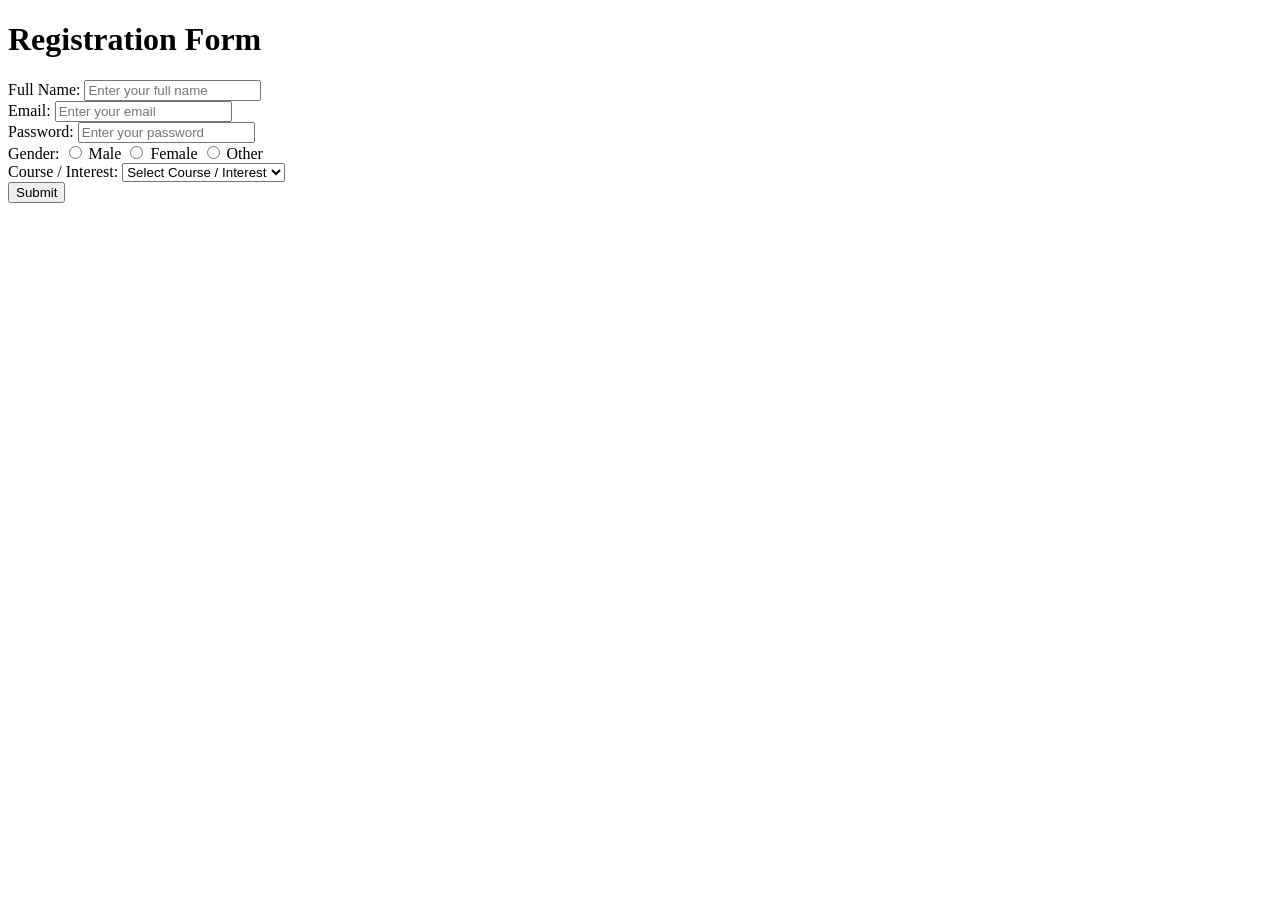
<file: RG-1/index.html>
<!DOCTYPE html>
<html lang="en">
<head>
  <meta charset="UTF-8">
  <meta name="viewport" content="width=device-width, initial-scale=1.0">
  <title>Registration Form</title>
</head>
<body>

  <h1>Registration Form</h1>

  <form action="#" method="post">

    <!-- Full Name -->
    <div>
      <label for="fullname">Full Name:</label>
      <input type="text" id="fullname" name="fullname" placeholder="Enter your full name" required>
    </div>

    <!-- Email -->
    <div>
      <label for="email">Email:</label>
      <input type="email" id="email" name="email" placeholder="Enter your email" required>
    </div>

    <!-- Password -->
    <div>
      <label for="password">Password:</label>
      <input type="password" id="password" name="password" placeholder="Enter your password" required>
    </div>

    <!-- Gender -->
    <div>
      <span>Gender:</span>
      <input type="radio" id="male" name="gender" value="male">
      <label for="male">Male</label>

      <input type="radio" id="female" name="gender" value="female">
      <label for="female">Female</label>

      <input type="radio" id="other" name="gender" value="other">
      <label for="other">Other</label>
    </div>

    <!-- Course / Interest -->
    <div>
      <label for="course">Course / Interest:</label>
      <select id="course" name="course">
        <option value="">Select Course / Interest</option>
        <option value="frontend">Frontend Development</option>
        <option value="backend">Backend Development</option>
        <option value="fullstack">Full Stack Development</option>
        <option value="datascience">Data Science</option>
        <option value="uiux">UI/UX Design</option>
      </select>
    </div>

    <!-- Submit -->
    <div>
      <button type="submit">Submit</button>
    </div>

  </form>

</body>
</html>
</file>
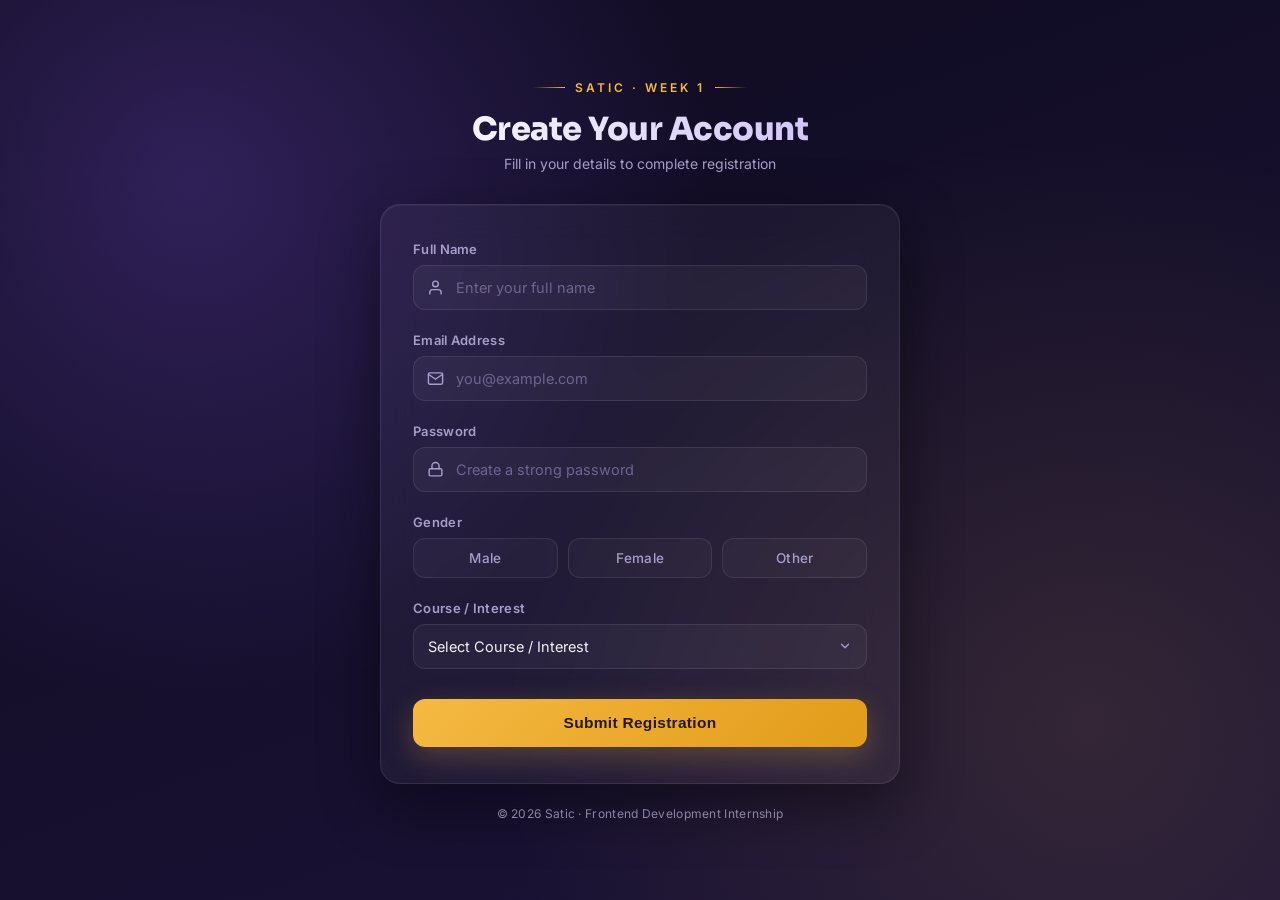
<file: RG-2/index.html>
<!DOCTYPE html>
<html lang="en">
<head>
<meta charset="UTF-8">
<meta name="viewport" content="width=device-width, initial-scale=1.0">
<title>Registration Form</title>
<link rel="preconnect" href="https://fonts.googleapis.com">
<link href="https://fonts.googleapis.com/css2?family=Sora:wght@600;700;800&family=Inter:wght@400;500;600&display=swap" rel="stylesheet">
<link rel="stylesheet" href="style.css">
</head>
<body>

  <div class="wrapper">

    <div class="eyebrow">
      <span></span>
      <p>Satic &middot; Week 1</p>
      <span class="right"></span>
    </div>

    <h1>Create Your Account</h1>
    <p class="subtitle">Fill in your details to complete registration</p>

    <form>

      <!-- Full Name -->
      <div class="field">
        <label for="fullname">Full Name</label>
        <div class="input-shell">
          <svg viewBox="0 0 24 24" fill="none" stroke-width="2" stroke-linecap="round" stroke-linejoin="round"><path d="M20 21v-2a4 4 0 0 0-4-4H8a4 4 0 0 0-4 4v2"/><circle cx="12" cy="7" r="4"/></svg>
          <input type="text" id="fullname" name="fullname" placeholder="Enter your full name" required>
        </div>
      </div>

      <!-- Email -->
      <div class="field">
        <label for="email">Email Address</label>
        <div class="input-shell">
          <svg viewBox="0 0 24 24" fill="none" stroke-width="2" stroke-linecap="round" stroke-linejoin="round"><rect x="2" y="4" width="20" height="16" rx="2"/><path d="m22 6-10 7L2 6"/></svg>
          <input type="email" id="email" name="email" placeholder="you@example.com" required>
        </div>
      </div>

      <!-- Password -->
      <div class="field">
        <label for="password">Password</label>
        <div class="input-shell">
          <svg viewBox="0 0 24 24" fill="none" stroke-width="2" stroke-linecap="round" stroke-linejoin="round"><rect x="3" y="11" width="18" height="10" rx="2"/><path d="M7 11V7a5 5 0 0 1 10 0v4"/></svg>
          <input type="password" id="password" name="password" placeholder="Create a strong password" required>
        </div>
      </div>

      <!-- Gender -->
      <div class="field">
        <label>Gender</label>
        <div class="gender-group">
          <input type="radio" id="male" name="gender" value="male">
          <label for="male">Male</label>

          <input type="radio" id="female" name="gender" value="female">
          <label for="female">Female</label>

          <input type="radio" id="other" name="gender" value="other">
          <label for="other">Other</label>
        </div>
      </div>

      <!-- Course / Interest -->
      <div class="field">
        <label for="course">Course / Interest</label>
        <select id="course" name="course">
          <option value="">Select Course / Interest</option>
          <option value="frontend">Frontend Development</option>
          <option value="backend">Backend Development</option>
          <option value="fullstack">Full Stack Development</option>
          <option value="datascience">Data Science</option>
          <option value="uiux">UI/UX Design</option>
        </select>
      </div>

      <!-- Submit -->
      <button type="submit">Submit Registration</button>

    </form>

    <footer>&copy; 2026 Satic &middot; Frontend Development Internship</footer>

  </div>

</body>
</html>
</file>
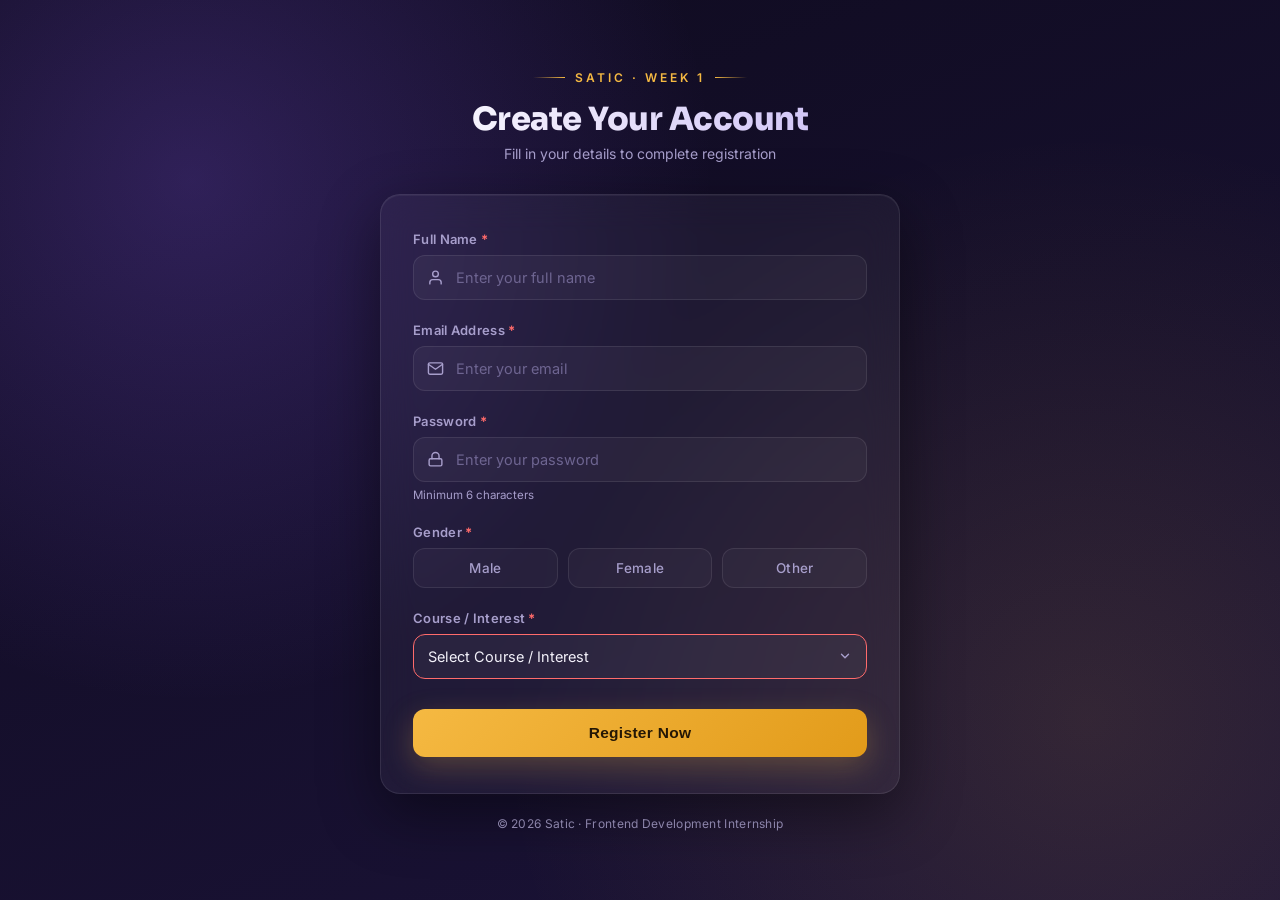
<file: RG-3/index.html>
<!DOCTYPE html>
<html lang="en">
<head>
<meta charset="UTF-8">
<meta name="viewport" content="width=device-width, initial-scale=1.0">
<title>Registration Form</title>
<link rel="preconnect" href="https://fonts.googleapis.com">
<link href="https://fonts.googleapis.com/css2?family=Sora:wght@600;700;800&family=Inter:wght@400;500;600&display=swap" rel="stylesheet">
<link rel="stylesheet" href="style.css">
</head>
<body>

  <div class="wrapper">

    <div class="eyebrow">
      <span></span>
      <p>Satic &middot; Week 1</p>
      <span class="right"></span>
    </div>

    <h1>Create Your Account</h1>
    <p class="subtitle">Fill in your details to complete registration</p>

    <form>

      <!-- Full Name -->
      <div class="field">
        <label for="fullname">Full Name <span class="req">*</span></label>
        <div class="input-shell">
          <svg viewBox="0 0 24 24" fill="none" stroke-width="2" stroke-linecap="round" stroke-linejoin="round"><path d="M20 21v-2a4 4 0 0 0-4-4H8a4 4 0 0 0-4 4v2"/><circle cx="12" cy="7" r="4"/></svg>
          <input type="text" id="fullname" name="fullname" placeholder="Enter your full name" required>
        </div>
      </div>

      <!-- Email -->
      <div class="field">
        <label for="email">Email Address <span class="req">*</span></label>
        <div class="input-shell">
          <svg viewBox="0 0 24 24" fill="none" stroke-width="2" stroke-linecap="round" stroke-linejoin="round"><rect x="2" y="4" width="20" height="16" rx="2"/><path d="m22 6-10 7L2 6"/></svg>
          <input type="email" id="email" name="email" placeholder="Enter your email" required>
        </div>
      </div>

      <!-- Password -->
      <div class="field">
        <label for="password">Password <span class="req">*</span></label>
        <div class="input-shell">
          <svg viewBox="0 0 24 24" fill="none" stroke-width="2" stroke-linecap="round" stroke-linejoin="round"><rect x="3" y="11" width="18" height="10" rx="2"/><path d="M7 11V7a5 5 0 0 1 10 0v4"/></svg>
          <input type="password" id="password" name="password" placeholder="Enter your password" required minlength="6" title="Password must be at least 6 characters">
        </div>
        <small class="hint">Minimum 6 characters</small>
      </div>

      <!-- Gender -->
      <div class="field">
        <label>Gender <span class="req">*</span></label>
        <div class="gender-group">
          <input type="radio" id="male" name="gender" value="male" required>
          <label for="male">Male</label>

          <input type="radio" id="female" name="gender" value="female" required>
          <label for="female">Female</label>

          <input type="radio" id="other" name="gender" value="other" required>
          <label for="other">Other</label>
        </div>
      </div>

      <!-- Course / Interest -->
      <div class="field">
        <label for="course">Course / Interest <span class="req">*</span></label>
        <select id="course" name="course" required>
          <option value="" disabled selected>Select Course / Interest</option>
          <option value="frontend">Frontend Development</option>
          <option value="backend">Backend Development</option>
          <option value="fullstack">Full Stack Development</option>
          <option value="datascience">Data Science</option>
          <option value="uiux">UI/UX Design</option>
        </select>
      </div>

      <!-- Submit -->
      <button type="submit">Register Now</button>

    </form>

    <footer>&copy; 2026 Satic &middot; Frontend Development Internship</footer>

  </div>

</body>
</html>
</file>
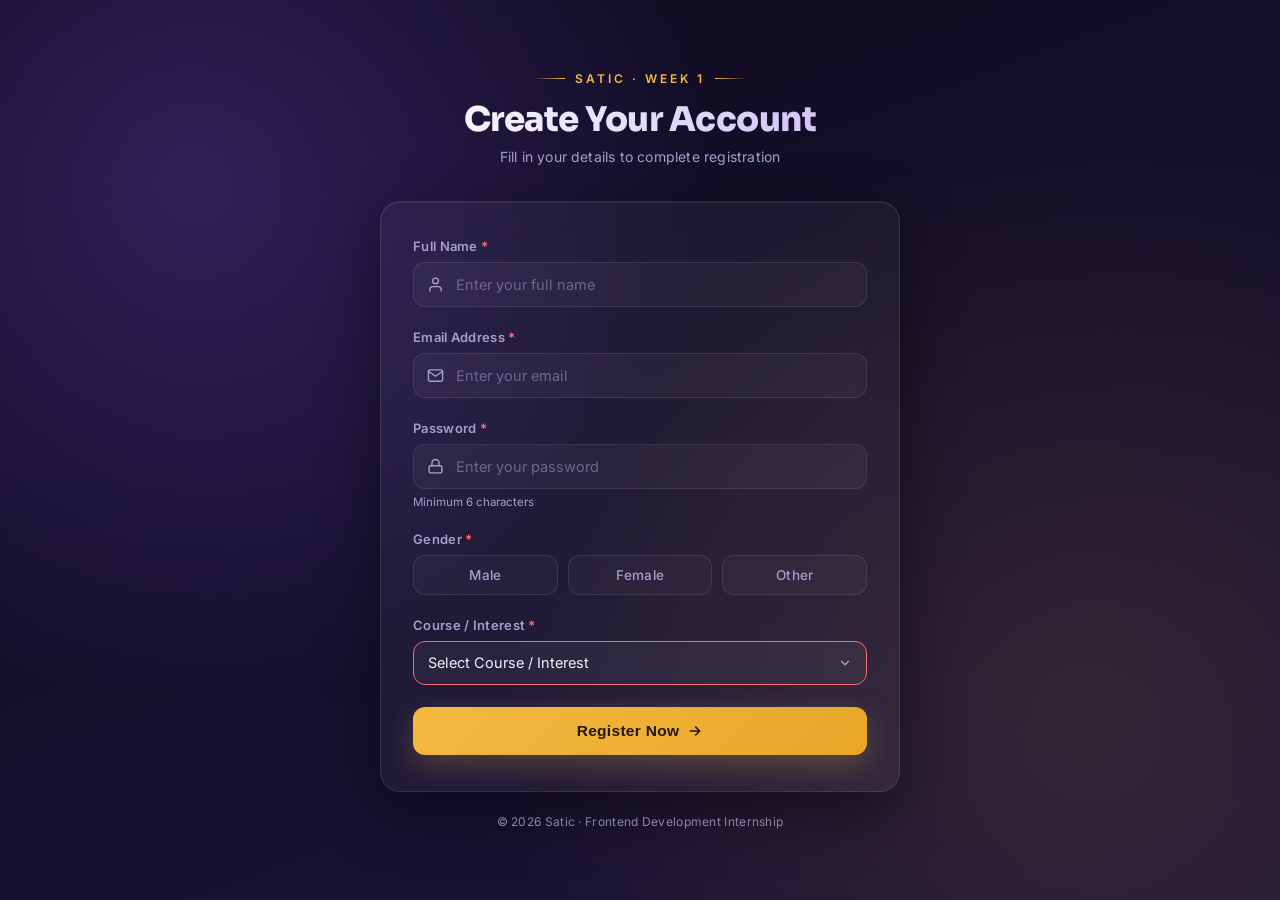
<file: RG-4/index.html>
<!DOCTYPE html>
<html lang="en">
<head>
<meta charset="UTF-8">
<meta name="viewport" content="width=device-width, initial-scale=1.0">
<title>Registration Form</title>
<link rel="preconnect" href="https://fonts.googleapis.com">
<link href="https://fonts.googleapis.com/css2?family=Sora:wght@600;700;800&family=Inter:wght@400;500;600&display=swap" rel="stylesheet">
<link rel="stylesheet" href="style.css">
</head>
<body>

  <div class="wrapper">

    <div class="eyebrow">
      <span></span>
      <p>Satic &middot; Week 1</p>
      <span class="right"></span>
    </div>

    <h1>Create Your Account</h1>
    <p class="subtitle">Fill in your details to complete registration</p>

    <form action="#successModal">

      <!-- Full Name -->
      <div class="field">
        <label for="fullname">Full Name <span class="req">*</span></label>
        <div class="input-shell">
          <svg viewBox="0 0 24 24" fill="none" stroke-width="2" stroke-linecap="round" stroke-linejoin="round"><path d="M20 21v-2a4 4 0 0 0-4-4H8a4 4 0 0 0-4 4v2"/><circle cx="12" cy="7" r="4"/></svg>
          <input type="text" id="fullname" name="fullname" placeholder="Enter your full name" required>
        </div>
      </div>

      <!-- Email -->
      <div class="field">
        <label for="email">Email Address <span class="req">*</span></label>
        <div class="input-shell">
          <svg viewBox="0 0 24 24" fill="none" stroke-width="2" stroke-linecap="round" stroke-linejoin="round"><rect x="2" y="4" width="20" height="16" rx="2"/><path d="m22 6-10 7L2 6"/></svg>
          <input type="email" id="email" name="email" placeholder="Enter your email" required>
        </div>
      </div>

      <!-- Password -->
      <div class="field">
        <label for="password">Password <span class="req">*</span></label>
        <div class="input-shell">
          <svg viewBox="0 0 24 24" fill="none" stroke-width="2" stroke-linecap="round" stroke-linejoin="round"><rect x="3" y="11" width="18" height="10" rx="2"/><path d="M7 11V7a5 5 0 0 1 10 0v4"/></svg>
          <input type="password" id="password" name="password" placeholder="Enter your password" required minlength="6" title="Password must be at least 6 characters">
        </div>
        <small class="hint">Minimum 6 characters</small>
      </div>

      <!-- Gender -->
      <div class="field">
        <label>Gender <span class="req">*</span></label>
        <div class="gender-group">
          <input type="radio" id="male" name="gender" value="male" required>
          <label for="male">Male</label>

          <input type="radio" id="female" name="gender" value="female" required>
          <label for="female">Female</label>

          <input type="radio" id="other" name="gender" value="other" required>
          <label for="other">Other</label>
        </div>
      </div>

      <!-- Course / Interest -->
      <div class="field">
        <label for="course">Course / Interest <span class="req">*</span></label>
        <select id="course" name="course" required>
          <option value="" disabled selected>Select Course / Interest</option>
          <option value="frontend">Frontend Development</option>
          <option value="backend">Backend Development</option>
          <option value="fullstack">Full Stack Development</option>
          <option value="datascience">Data Science</option>
          <option value="uiux">UI/UX Design</option>
        </select>
      </div>

      <!-- Submit -->
      <button type="submit">
        <span>Register Now</span>
        <svg class="btn-arrow" viewBox="0 0 24 24" fill="none" stroke-width="2.4" stroke-linecap="round" stroke-linejoin="round"><path d="M5 12h14M13 6l6 6-6 6"/></svg>
      </button>

    </form>

    <footer>&copy; 2026 Satic &middot; Frontend Development Internship</footer>

  </div>

  <!-- Success Popup -->
  <div class="modal-overlay" id="successModal">
    <div class="modal-box">
      <div class="modal-icon">
        <svg viewBox="0 0 24 24" fill="none" stroke-width="2.5" stroke-linecap="round" stroke-linejoin="round"><path d="M20 6 9 17l-5-5"/></svg>
      </div>
      <h2>Registration Submitted!</h2>
      <p>Thank you for registering. We've received your details successfully.</p>
      <a href="index.html" class="modal-ok-btn" id="modalOkBtn">OK</a>
    </div>
  </div>

</body>
</html>
</file>
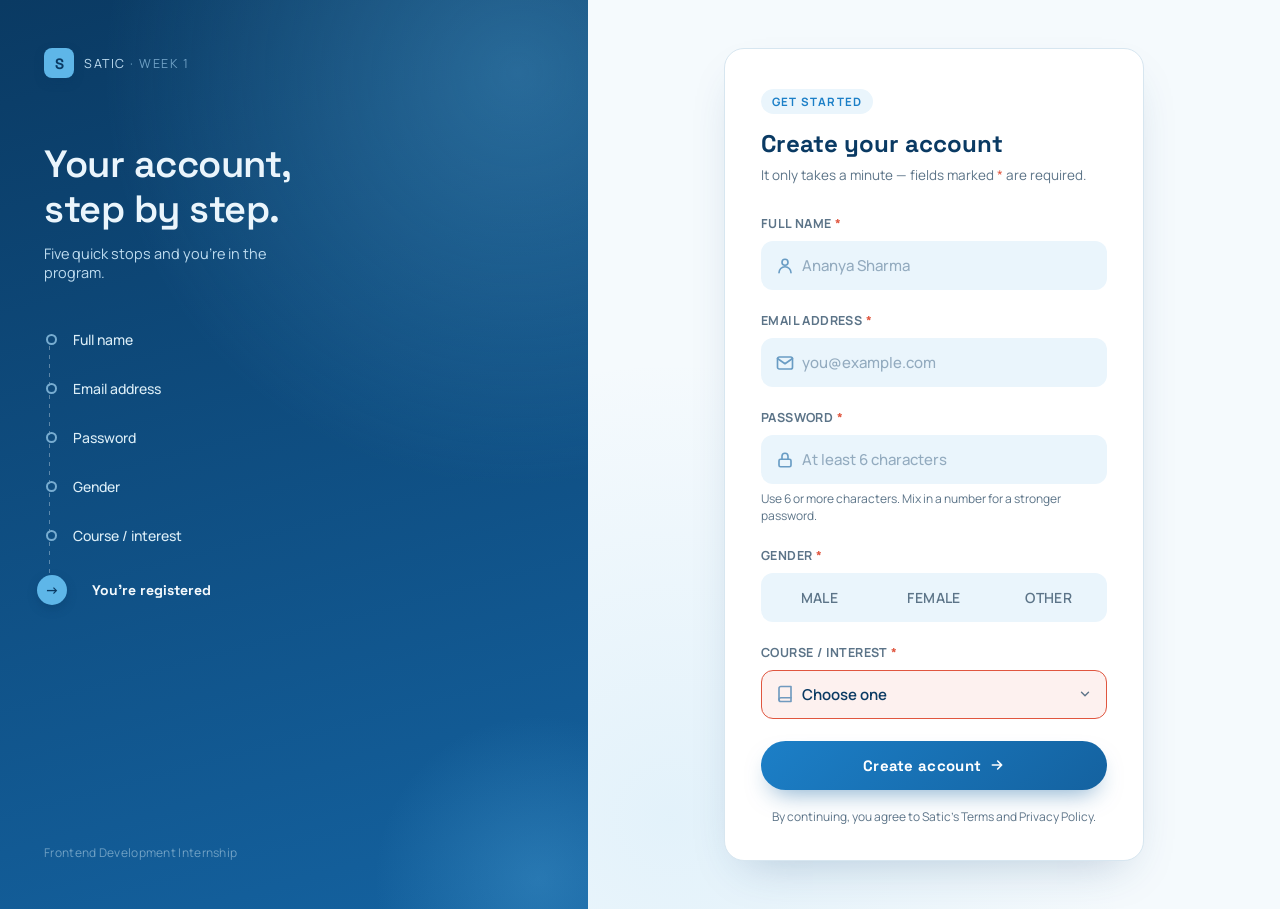
<file: RG-5/index.html>
<!DOCTYPE html>
<html lang="en">
<head>
<meta charset="UTF-8">
<meta name="viewport" content="width=device-width, initial-scale=1.0">
<title>Registration Form — Version 2</title>
<link rel="preconnect" href="https://fonts.googleapis.com">
<link href="https://fonts.googleapis.com/css2?family=Space+Grotesk:wght@500;600;700&family=Manrope:wght@400;500;600;700&display=swap" rel="stylesheet">
<link rel="stylesheet" href="style.css">
</head>
<body>

  <div class="shell">

    <!-- Left: signature journey panel -->
    <aside class="panel">
      <div class="panel-glow"></div>

      <div class="panel-top">
        <span class="mark">S</span>
        <p class="brand">Satic<span>&nbsp;· Week 1</span></p>
      </div>

      <h1 class="panel-title">Your account,<br>step by step.</h1>
      <p class="panel-sub">Five quick stops and you're in the program.</p>

      <ol class="path">
        <li><span class="node"></span><span class="node-label">Full name</span></li>
        <li><span class="node"></span><span class="node-label">Email address</span></li>
        <li><span class="node"></span><span class="node-label">Password</span></li>
        <li><span class="node"></span><span class="node-label">Gender</span></li>
        <li><span class="node"></span><span class="node-label">Course / interest</span></li>
        <li class="path-end"><span class="node node-final">→</span><span class="node-label">You're registered</span></li>
      </ol>

      <p class="panel-foot">Frontend Development Internship</p>
    </aside>

    <!-- Right: form -->
    <main class="formside">
      <div class="form-card">

        <div class="form-head">
          <span class="form-kicker">Get started</span>
          <h2>Create your account</h2>
          <p>It only takes a minute — fields marked <span class="req">*</span> are required.</p>
        </div>

        <form action="#successModal">

          <div class="field">
            <label for="fullname">Full name <span class="req">*</span></label>
            <div class="input-wrap input-wrap--name">
              <input type="text" id="fullname" name="fullname" placeholder="Ananya Sharma" required>
            </div>
          </div>

          <div class="field">
            <label for="email">Email address <span class="req">*</span></label>
            <div class="input-wrap input-wrap--email">
              <input type="email" id="email" name="email" placeholder="you@example.com" required>
            </div>
          </div>

          <div class="field">
            <label for="password">Password <span class="req">*</span></label>
            <div class="input-wrap input-wrap--lock">
              <input type="password" id="password" name="password" placeholder="At least 6 characters" required minlength="6" title="Password must be at least 6 characters">
            </div>
            <p class="field-hint">Use 6 or more characters. Mix in a number for a stronger password.</p>
          </div>

          <div class="field">
            <label>Gender <span class="req">*</span></label>
            <div class="tab-group">
              <input type="radio" id="male" name="gender" value="male" required>
              <label for="male">Male</label>

              <input type="radio" id="female" name="gender" value="female" required>
              <label for="female">Female</label>

              <input type="radio" id="other" name="gender" value="other" required>
              <label for="other">Other</label>
            </div>
          </div>

          <div class="field">
            <label for="course">Course / interest <span class="req">*</span></label>
            <div class="input-wrap input-wrap--select">
              <select id="course" name="course" required>
                <option value="" disabled selected>Choose one</option>
                <option value="frontend">Frontend Development</option>
                <option value="backend">Backend Development</option>
                <option value="fullstack">Full Stack Development</option>
                <option value="datascience">Data Science</option>
                <option value="uiux">UI/UX Design</option>
              </select>
            </div>
          </div>

          <button type="submit">
            Create account
            <svg viewBox="0 0 24 24" fill="none" stroke-width="2.4" stroke-linecap="round" stroke-linejoin="round"><path d="M5 12h14M13 6l6 6-6 6"/></svg>
          </button>

          <p class="form-foot">By continuing, you agree to Satic's Terms and Privacy Policy.</p>

        </form>
      </div>
    </main>

  </div>

  <!-- Success Popup -->
  <div class="modal-overlay" id="successModal">
    <div class="modal-box">
      <div class="modal-icon">
        <svg viewBox="0 0 24 24" fill="none" stroke-width="2.5" stroke-linecap="round" stroke-linejoin="round"><path d="M20 6 9 17l-5-5"/></svg>
      </div>
      <h2>You're registered!</h2>
      <p>Thanks for signing up. We've received your details successfully.</p>
      <a href="index.html" class="modal-ok-btn">OK</a>
    </div>
  </div>

</body>
</html>
</file>
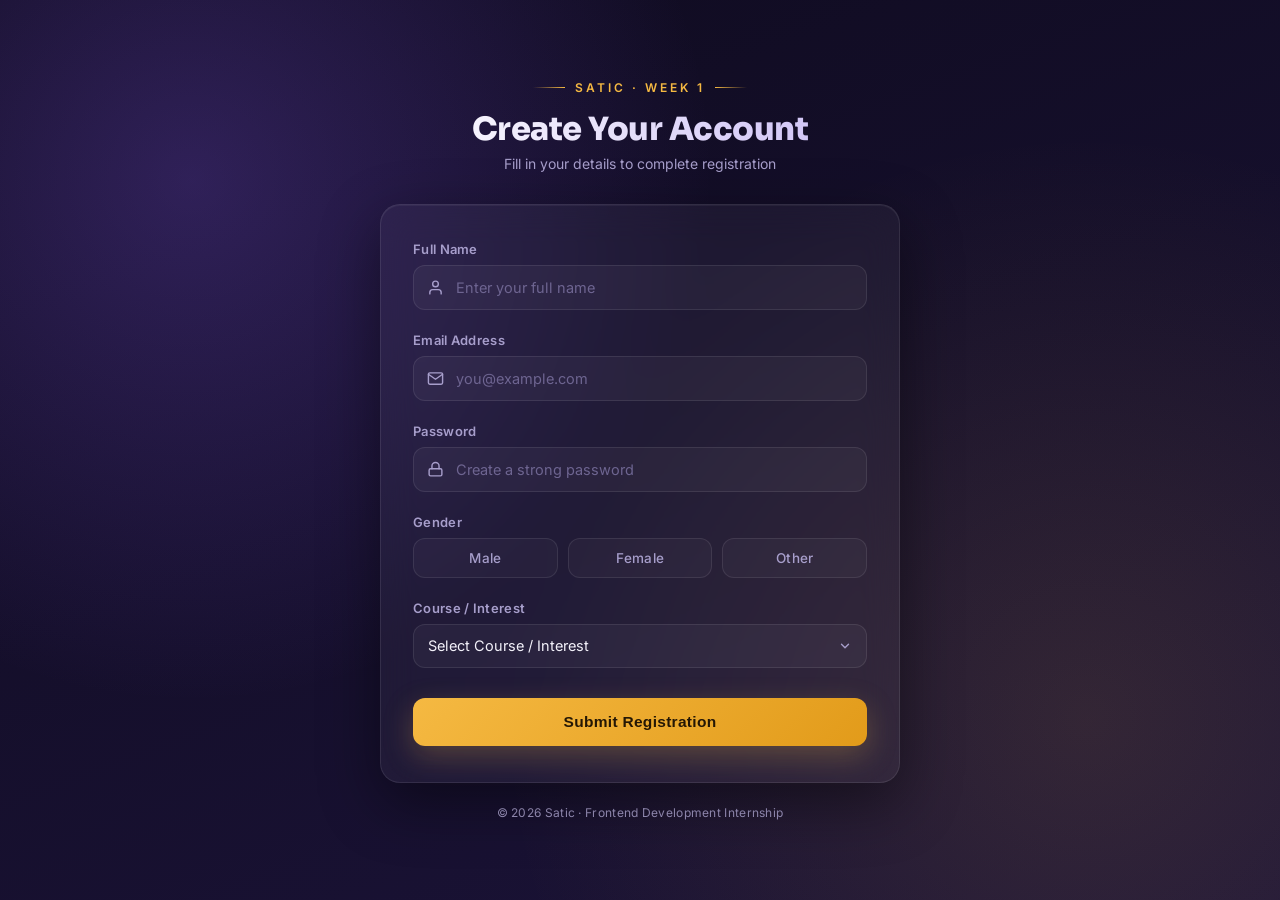
<file: RG-2/index.html.html>
<!DOCTYPE html>
<html lang="en">
<head>
<meta charset="UTF-8">
<meta name="viewport" content="width=device-width, initial-scale=1.0">
<title>Registration Form</title>
<link rel="preconnect" href="https://fonts.googleapis.com">
<link href="https://fonts.googleapis.com/css2?family=Sora:wght@600;700;800&family=Inter:wght@400;500;600&display=swap" rel="stylesheet">
<link rel="stylesheet" href="style.css">
</head>
<body>

  <div class="wrapper">

    <div class="eyebrow">
      <span></span>
      <p>Satic &middot; Week 1</p>
      <span class="right"></span>
    </div>

    <h1>Create Your Account</h1>
    <p class="subtitle">Fill in your details to complete registration</p>

    <form>

      <!-- Full Name -->
      <div class="field">
        <label for="fullname">Full Name</label>
        <div class="input-shell">
          <svg viewBox="0 0 24 24" fill="none" stroke-width="2" stroke-linecap="round" stroke-linejoin="round"><path d="M20 21v-2a4 4 0 0 0-4-4H8a4 4 0 0 0-4 4v2"/><circle cx="12" cy="7" r="4"/></svg>
          <input type="text" id="fullname" name="fullname" placeholder="Enter your full name" required>
        </div>
      </div>

      <!-- Email -->
      <div class="field">
        <label for="email">Email Address</label>
        <div class="input-shell">
          <svg viewBox="0 0 24 24" fill="none" stroke-width="2" stroke-linecap="round" stroke-linejoin="round"><rect x="2" y="4" width="20" height="16" rx="2"/><path d="m22 6-10 7L2 6"/></svg>
          <input type="email" id="email" name="email" placeholder="you@example.com" required>
        </div>
      </div>

      <!-- Password -->
      <div class="field">
        <label for="password">Password</label>
        <div class="input-shell">
          <svg viewBox="0 0 24 24" fill="none" stroke-width="2" stroke-linecap="round" stroke-linejoin="round"><rect x="3" y="11" width="18" height="10" rx="2"/><path d="M7 11V7a5 5 0 0 1 10 0v4"/></svg>
          <input type="password" id="password" name="password" placeholder="Create a strong password" required>
        </div>
      </div>

      <!-- Gender -->
      <div class="field">
        <label>Gender</label>
        <div class="gender-group">
          <input type="radio" id="male" name="gender" value="male">
          <label for="male">Male</label>

          <input type="radio" id="female" name="gender" value="female">
          <label for="female">Female</label>

          <input type="radio" id="other" name="gender" value="other">
          <label for="other">Other</label>
        </div>
      </div>

      <!-- Course / Interest -->
      <div class="field">
        <label for="course">Course / Interest</label>
        <select id="course" name="course">
          <option value="">Select Course / Interest</option>
          <option value="frontend">Frontend Development</option>
          <option value="backend">Backend Development</option>
          <option value="fullstack">Full Stack Development</option>
          <option value="datascience">Data Science</option>
          <option value="uiux">UI/UX Design</option>
        </select>
      </div>

      <!-- Submit -->
      <button type="submit">Submit Registration</button>

    </form>

    <footer>&copy; 2026 Satic &middot; Frontend Development Internship</footer>

  </div>

</body>
</html>
</file>
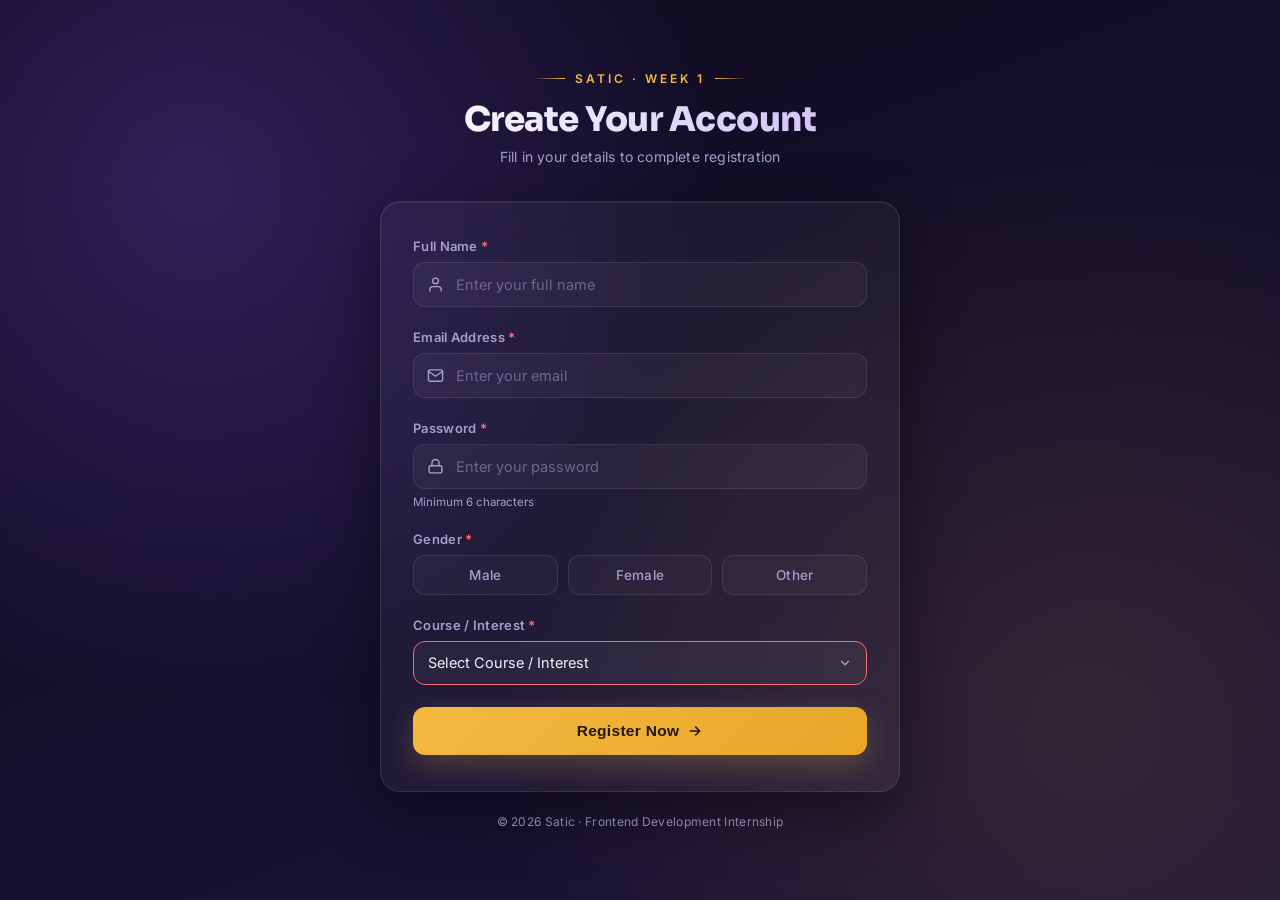
<file: RG-4/imdex.html>
<!DOCTYPE html>
<html lang="en">
<head>
<meta charset="UTF-8">
<meta name="viewport" content="width=device-width, initial-scale=1.0">
<title>Registration Form</title>
<link rel="preconnect" href="https://fonts.googleapis.com">
<link href="https://fonts.googleapis.com/css2?family=Sora:wght@600;700;800&family=Inter:wght@400;500;600&display=swap" rel="stylesheet">
<link rel="stylesheet" href="style.css">
</head>
<body>

  <div class="wrapper">

    <div class="eyebrow">
      <span></span>
      <p>Satic &middot; Week 1</p>
      <span class="right"></span>
    </div>

    <h1>Create Your Account</h1>
    <p class="subtitle">Fill in your details to complete registration</p>

    <form>

      <!-- Full Name -->
      <div class="field">
        <label for="fullname">Full Name <span class="req">*</span></label>
        <div class="input-shell">
          <svg viewBox="0 0 24 24" fill="none" stroke-width="2" stroke-linecap="round" stroke-linejoin="round"><path d="M20 21v-2a4 4 0 0 0-4-4H8a4 4 0 0 0-4 4v2"/><circle cx="12" cy="7" r="4"/></svg>
          <input type="text" id="fullname" name="fullname" placeholder="Enter your full name" required>
        </div>
      </div>

      <!-- Email -->
      <div class="field">
        <label for="email">Email Address <span class="req">*</span></label>
        <div class="input-shell">
          <svg viewBox="0 0 24 24" fill="none" stroke-width="2" stroke-linecap="round" stroke-linejoin="round"><rect x="2" y="4" width="20" height="16" rx="2"/><path d="m22 6-10 7L2 6"/></svg>
          <input type="email" id="email" name="email" placeholder="Enter your email" required>
        </div>
      </div>

      <!-- Password -->
      <div class="field">
        <label for="password">Password <span class="req">*</span></label>
        <div class="input-shell">
          <svg viewBox="0 0 24 24" fill="none" stroke-width="2" stroke-linecap="round" stroke-linejoin="round"><rect x="3" y="11" width="18" height="10" rx="2"/><path d="M7 11V7a5 5 0 0 1 10 0v4"/></svg>
          <input type="password" id="password" name="password" placeholder="Enter your password" required minlength="6" title="Password must be at least 6 characters">
        </div>
        <small class="hint">Minimum 6 characters</small>
      </div>

      <!-- Gender -->
      <div class="field">
        <label>Gender <span class="req">*</span></label>
        <div class="gender-group">
          <input type="radio" id="male" name="gender" value="male" required>
          <label for="male">Male</label>

          <input type="radio" id="female" name="gender" value="female" required>
          <label for="female">Female</label>

          <input type="radio" id="other" name="gender" value="other" required>
          <label for="other">Other</label>
        </div>
      </div>

      <!-- Course / Interest -->
      <div class="field">
        <label for="course">Course / Interest <span class="req">*</span></label>
        <select id="course" name="course" required>
          <option value="" disabled selected>Select Course / Interest</option>
          <option value="frontend">Frontend Development</option>
          <option value="backend">Backend Development</option>
          <option value="fullstack">Full Stack Development</option>
          <option value="datascience">Data Science</option>
          <option value="uiux">UI/UX Design</option>
        </select>
      </div>

      <!-- Submit -->
      <button type="submit">
        <span>Register Now</span>
        <svg class="btn-arrow" viewBox="0 0 24 24" fill="none" stroke-width="2.4" stroke-linecap="round" stroke-linejoin="round"><path d="M5 12h14M13 6l6 6-6 6"/></svg>
      </button>

    </form>

    <footer>&copy; 2026 Satic &middot; Frontend Development Internship</footer>

  </div>

</body>
</html>
</file>
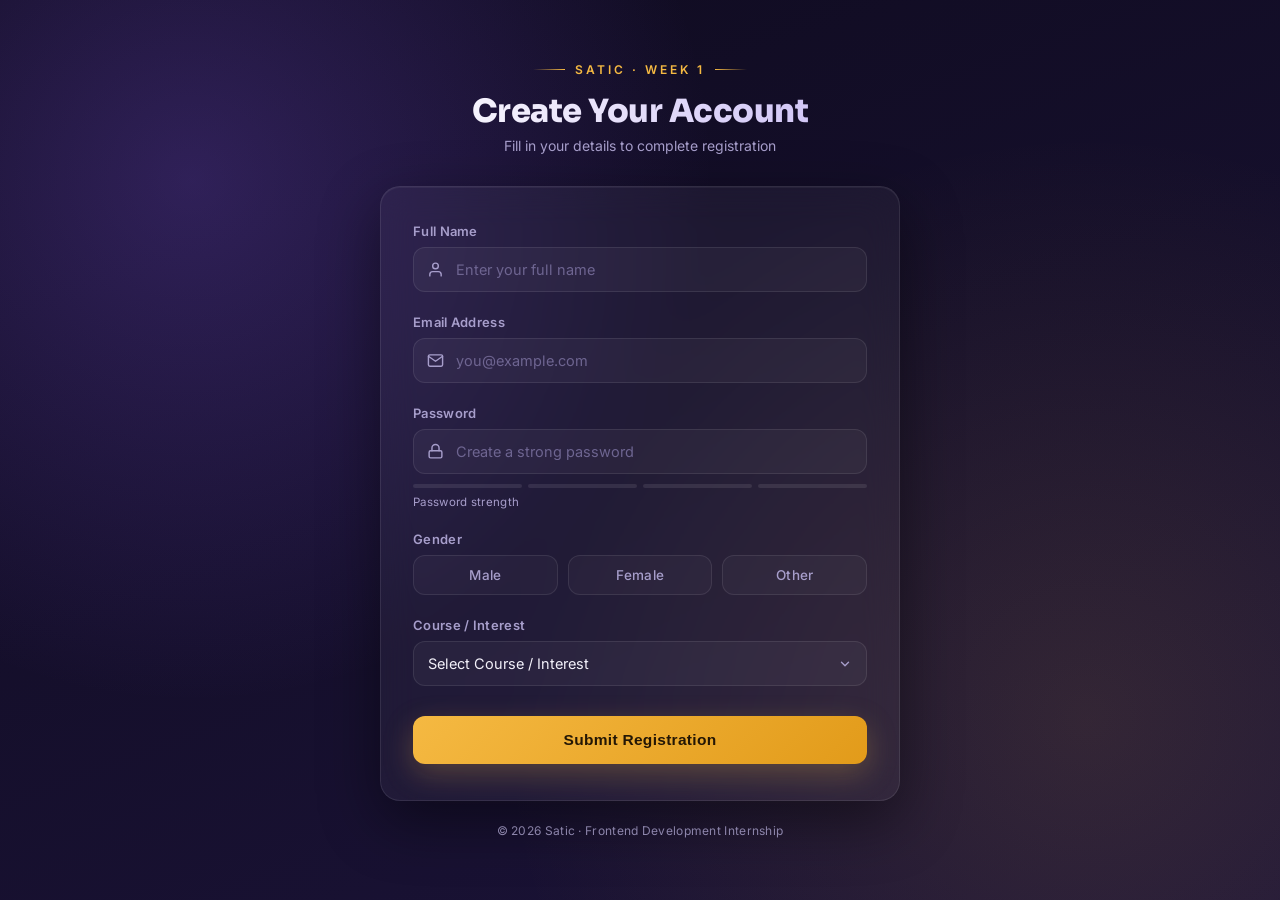
<file: RG/index.html.html>
<!DOCTYPE html>
<html lang="en">
<head>
<meta charset="UTF-8">
<meta name="viewport" content="width=device-width, initial-scale=1.0">
<title>Registration Form</title>
<link rel="preconnect" href="https://fonts.googleapis.com">
<link href="https://fonts.googleapis.com/css2?family=Sora:wght@600;700;800&family=Inter:wght@400;500;600&display=swap" rel="stylesheet">
<style>
  :root{
    --bg-1:#0F0B1F;
    --bg-2:#1B1338;
    --card:rgba(255,255,255,0.045);
    --card-border:rgba(255,255,255,0.09);
    --violet:#8B5CF6;
    --violet-dark:#5B21B6;
    --gold:#F5B942;
    --text-main:#F3F1FA;
    --text-muted:#A79ECB;
    --danger:#FF6B6B;
    --success:#4ADE80;
  }

  *{box-sizing:border-box; margin:0; padding:0;}

  body{
    min-height:100vh;
    font-family:'Inter', sans-serif;
    color:var(--text-main);
    background:
      radial-gradient(circle at 15% 20%, rgba(139,92,246,0.25), transparent 40%),
      radial-gradient(circle at 85% 80%, rgba(245,185,66,0.12), transparent 45%),
      linear-gradient(160deg, var(--bg-1), var(--bg-2));
    background-attachment:fixed;
    display:flex;
    align-items:center;
    justify-content:center;
    padding:40px 16px;
  }

  .wrapper{
    width:100%;
    max-width:520px;
  }

  .eyebrow{
    display:flex;
    align-items:center;
    gap:10px;
    justify-content:center;
    margin-bottom:14px;
  }

  .eyebrow span{
    height:1px;
    width:32px;
    background:linear-gradient(90deg, transparent, var(--gold));
  }

  .eyebrow span.right{
    background:linear-gradient(90deg, var(--gold), transparent);
  }

  .eyebrow p{
    font-size:12px;
    letter-spacing:3px;
    text-transform:uppercase;
    color:var(--gold);
    font-weight:600;
  }

  h1{
    font-family:'Sora', sans-serif;
    font-size:32px;
    font-weight:800;
    text-align:center;
    letter-spacing:-0.5px;
    background:linear-gradient(90deg, #fff, #C9BBF5);
    -webkit-background-clip:text;
    background-clip:text;
    color:transparent;
  }

  .subtitle{
    text-align:center;
    color:var(--text-muted);
    font-size:14px;
    margin-top:6px;
    margin-bottom:32px;
  }

  form{
    background:var(--card);
    border:1px solid var(--card-border);
    backdrop-filter:blur(18px);
    -webkit-backdrop-filter:blur(18px);
    border-radius:20px;
    padding:36px 32px;
    box-shadow:0 20px 60px rgba(0,0,0,0.45), inset 0 1px 0 rgba(255,255,255,0.05);
  }

  .field{
    margin-bottom:22px;
    position:relative;
  }

  .field label{
    display:block;
    font-size:13px;
    font-weight:600;
    color:var(--text-muted);
    margin-bottom:8px;
    letter-spacing:0.3px;
  }

  .input-shell{
    position:relative;
    display:flex;
    align-items:center;
  }

  .input-shell svg{
    position:absolute;
    left:14px;
    width:17px;
    height:17px;
    stroke:var(--text-muted);
    pointer-events:none;
  }

  input[type="text"],
  input[type="email"],
  input[type="password"],
  select{
    width:100%;
    padding:13px 14px 13px 42px;
    background:rgba(255,255,255,0.04);
    border:1px solid rgba(255,255,255,0.09);
    border-radius:12px;
    color:var(--text-main);
    font-size:14.5px;
    font-family:'Inter', sans-serif;
    outline:none;
    transition:border-color .2s ease, box-shadow .2s ease, background .2s ease;
  }

  input::placeholder{
    color:#6E6591;
  }

  input:focus,
  select:focus{
    border-color:var(--violet);
    background:rgba(139,92,246,0.08);
    box-shadow:0 0 0 4px rgba(139,92,246,0.15);
  }

  select{
    padding-left:14px;
    appearance:none;
    -webkit-appearance:none;
    background-image:url("data:image/svg+xml;utf8,<svg xmlns='http://www.w3.org/2000/svg' width='14' height='14' viewBox='0 0 24 24' fill='none' stroke='%23A79ECB' stroke-width='2.4' stroke-linecap='round' stroke-linejoin='round'><polyline points='6 9 12 15 18 9'/></svg>");
    background-repeat:no-repeat;
    background-position:right 14px center;
    cursor:pointer;
  }

  select option{
    background:#1B1338;
    color:var(--text-main);
  }

  /* Password strength meter */
  .strength-meter{
    display:flex;
    gap:6px;
    margin-top:10px;
  }

  .strength-meter span{
    height:4px;
    flex:1;
    border-radius:3px;
    background:rgba(255,255,255,0.09);
    transition:background .25s ease;
  }

  .strength-label{
    font-size:11.5px;
    margin-top:7px;
    color:var(--text-muted);
    letter-spacing:0.3px;
  }

  /* Gender pills */
  .gender-group{
    display:flex;
    gap:10px;
    flex-wrap:wrap;
  }

  .gender-group input[type="radio"]{
    display:none;
  }

  .gender-group label{
    margin:0;
    flex:1;
    text-align:center;
    padding:11px 10px;
    border-radius:12px;
    border:1px solid rgba(255,255,255,0.09);
    background:rgba(255,255,255,0.03);
    color:var(--text-muted);
    font-size:13.5px;
    font-weight:500;
    cursor:pointer;
    transition:all .2s ease;
    min-width:90px;
  }

  .gender-group input[type="radio"]:checked + label{
    background:linear-gradient(135deg, var(--violet), var(--violet-dark));
    border-color:var(--violet);
    color:#fff;
    box-shadow:0 6px 18px rgba(139,92,246,0.35);
  }

  .gender-group label:hover{
    border-color:var(--violet);
  }

  button[type="submit"]{
    width:100%;
    margin-top:8px;
    padding:15px;
    border:none;
    border-radius:12px;
    background:linear-gradient(135deg, var(--gold), #E29B1A);
    color:#241705;
    font-size:15.5px;
    font-weight:700;
    letter-spacing:0.3px;
    cursor:pointer;
    transition:transform .18s ease, box-shadow .18s ease;
    box-shadow:0 10px 30px rgba(245,185,66,0.25);
  }

  button[type="submit"]:hover{
    transform:translateY(-2px);
    box-shadow:0 14px 36px rgba(245,185,66,0.4);
  }

  button[type="submit"]:active{
    transform:translateY(0);
  }

  button[type="submit"]:focus-visible,
  input:focus-visible,
  select:focus-visible,
  .gender-group label:focus-visible{
    outline:2px solid var(--gold);
    outline-offset:2px;
  }

  footer{
    text-align:center;
    color:var(--text-muted);
    font-size:12px;
    margin-top:22px;
    letter-spacing:0.3px;
  }

  @media (max-width:480px){
    form{ padding:28px 20px; }
    h1{ font-size:26px; }
    .gender-group{ flex-direction:column; }
  }

  @media (prefers-reduced-motion: reduce){
    *{ transition:none !important; }
  }
</style>
</head>
<body>

  <div class="wrapper">

    <div class="eyebrow">
      <span></span>
      <p>Satic &middot; Week 1</p>
      <span class="right"></span>
    </div>

    <h1>Create Your Account</h1>
    <p class="subtitle">Fill in your details to complete registration</p>

    <form action="#" method="post" novalidate>

      <!-- Full Name -->
      <div class="field">
        <label for="fullname">Full Name</label>
        <div class="input-shell">
          <svg viewBox="0 0 24 24" fill="none" stroke-width="2" stroke-linecap="round" stroke-linejoin="round"><path d="M20 21v-2a4 4 0 0 0-4-4H8a4 4 0 0 0-4 4v2"/><circle cx="12" cy="7" r="4"/></svg>
          <input type="text" id="fullname" name="fullname" placeholder="Enter your full name" required>
        </div>
      </div>

      <!-- Email -->
      <div class="field">
        <label for="email">Email Address</label>
        <div class="input-shell">
          <svg viewBox="0 0 24 24" fill="none" stroke-width="2" stroke-linecap="round" stroke-linejoin="round"><rect x="2" y="4" width="20" height="16" rx="2"/><path d="m22 6-10 7L2 6"/></svg>
          <input type="email" id="email" name="email" placeholder="you@example.com" required>
        </div>
      </div>

      <!-- Password -->
      <div class="field">
        <label for="password">Password</label>
        <div class="input-shell">
          <svg viewBox="0 0 24 24" fill="none" stroke-width="2" stroke-linecap="round" stroke-linejoin="round"><rect x="3" y="11" width="18" height="10" rx="2"/><path d="M7 11V7a5 5 0 0 1 10 0v4"/></svg>
          <input type="password" id="password" name="password" placeholder="Create a strong password" required oninput="updateStrength(this.value)">
        </div>
        <div class="strength-meter">
          <span id="bar1"></span>
          <span id="bar2"></span>
          <span id="bar3"></span>
          <span id="bar4"></span>
        </div>
        <p class="strength-label" id="strengthLabel">Password strength</p>
      </div>

      <!-- Gender -->
      <div class="field">
        <label>Gender</label>
        <div class="gender-group">
          <input type="radio" id="male" name="gender" value="male">
          <label for="male">Male</label>

          <input type="radio" id="female" name="gender" value="female">
          <label for="female">Female</label>

          <input type="radio" id="other" name="gender" value="other">
          <label for="other">Other</label>
        </div>
      </div>

      <!-- Course / Interest -->
      <div class="field">
        <label for="course">Course / Interest</label>
        <select id="course" name="course">
          <option value="">Select Course / Interest</option>
          <option value="frontend">Frontend Development</option>
          <option value="backend">Backend Development</option>
          <option value="fullstack">Full Stack Development</option>
          <option value="datascience">Data Science</option>
          <option value="uiux">UI/UX Design</option>
        </select>
      </div>

      <!-- Submit -->
      <button type="submit">Submit Registration</button>

    </form>

    <footer>&copy; 2026 Satic &middot; Frontend Development Internship</footer>

  </div>

<script>
  function updateStrength(value){
    const bars = [document.getElementById('bar1'), document.getElementById('bar2'), document.getElementById('bar3'), document.getElementById('bar4')];
    const label = document.getElementById('strengthLabel');
    let score = 0;

    if(value.length >= 6) score++;
    if(value.length >= 10) score++;
    if(/[A-Z]/.test(value) && /[0-9]/.test(value)) score++;
    if(/[^A-Za-z0-9]/.test(value)) score++;

    const colors = ['#FF6B6B', '#FF6B6B', '#F5B942', '#4ADE80'];
    const labels = ['Weak', 'Weak', 'Fair', 'Good', 'Strong'];

    bars.forEach((bar, i) => {
      bar.style.background = i < score ? colors[Math.min(score-1,3)] : 'rgba(255,255,255,0.09)';
    });

    label.textContent = value.length === 0 ? 'Password strength' : labels[score];
    label.style.color = value.length === 0 ? 'var(--text-muted)' : colors[Math.min(score-1,3)] || 'var(--text-muted)';
  }
</script>

</body>
</html>
</file>
<file: RG-2/style.css>
:root{
  --bg-1:#0F0B1F;
  --bg-2:#1B1338;
  --card:rgba(255,255,255,0.045);
  --card-border:rgba(255,255,255,0.09);
  --violet:#8B5CF6;
  --violet-dark:#5B21B6;
  --gold:#F5B942;
  --text-main:#F3F1FA;
  --text-muted:#A79ECB;
}

*{box-sizing:border-box; margin:0; padding:0;}

body{
  min-height:100vh;
  font-family:'Inter', sans-serif;
  color:var(--text-main);
  background:
    radial-gradient(circle at 15% 20%, rgba(139,92,246,0.25), transparent 40%),
    radial-gradient(circle at 85% 80%, rgba(245,185,66,0.12), transparent 45%),
    linear-gradient(160deg, var(--bg-1), var(--bg-2));
  background-attachment:fixed;
  display:flex;
  align-items:center;
  justify-content:center;
  padding:40px 16px;
}

.wrapper{
  width:100%;
  max-width:520px;
}

.eyebrow{
  display:flex;
  align-items:center;
  gap:10px;
  justify-content:center;
  margin-bottom:14px;
}

.eyebrow span{
  height:1px;
  width:32px;
  background:linear-gradient(90deg, transparent, var(--gold));
}

.eyebrow span.right{
  background:linear-gradient(90deg, var(--gold), transparent);
}

.eyebrow p{
  font-size:12px;
  letter-spacing:3px;
  text-transform:uppercase;
  color:var(--gold);
  font-weight:600;
}

h1{
  font-family:'Sora', sans-serif;
  font-size:32px;
  font-weight:800;
  text-align:center;
  letter-spacing:-0.5px;
  background:linear-gradient(90deg, #fff, #C9BBF5);
  -webkit-background-clip:text;
  background-clip:text;
  color:transparent;
}

.subtitle{
  text-align:center;
  color:var(--text-muted);
  font-size:14px;
  margin-top:6px;
  margin-bottom:32px;
}

form{
  background:var(--card);
  border:1px solid var(--card-border);
  backdrop-filter:blur(18px);
  -webkit-backdrop-filter:blur(18px);
  border-radius:20px;
  padding:36px 32px;
  box-shadow:0 20px 60px rgba(0,0,0,0.45), inset 0 1px 0 rgba(255,255,255,0.05);
}

.field{
  margin-bottom:22px;
  position:relative;
}

.field label{
  display:block;
  font-size:13px;
  font-weight:600;
  color:var(--text-muted);
  margin-bottom:8px;
  letter-spacing:0.3px;
}

.input-shell{
  position:relative;
  display:flex;
  align-items:center;
}

.input-shell svg{
  position:absolute;
  left:14px;
  width:17px;
  height:17px;
  stroke:var(--text-muted);
  pointer-events:none;
}

input[type="text"],
input[type="email"],
input[type="password"],
select{
  width:100%;
  padding:13px 14px 13px 42px;
  background:rgba(255,255,255,0.04);
  border:1px solid rgba(255,255,255,0.09);
  border-radius:12px;
  color:var(--text-main);
  font-size:14.5px;
  font-family:'Inter', sans-serif;
  outline:none;
  transition:border-color .2s ease, box-shadow .2s ease, background .2s ease;
}

input::placeholder{
  color:#6E6591;
}

input:focus,
select:focus{
  border-color:var(--violet);
  background:rgba(139,92,246,0.08);
  box-shadow:0 0 0 4px rgba(139,92,246,0.15);
}

select{
  padding-left:14px;
  appearance:none;
  -webkit-appearance:none;
  background-image:url("data:image/svg+xml;utf8,<svg xmlns='http://www.w3.org/2000/svg' width='14' height='14' viewBox='0 0 24 24' fill='none' stroke='%23A79ECB' stroke-width='2.4' stroke-linecap='round' stroke-linejoin='round'><polyline points='6 9 12 15 18 9'/></svg>");
  background-repeat:no-repeat;
  background-position:right 14px center;
  cursor:pointer;
}

select option{
  background:#1B1338;
  color:var(--text-main);
}

/* Gender pills */
.gender-group{
  display:flex;
  gap:10px;
  flex-wrap:wrap;
}

.gender-group input[type="radio"]{
  display:none;
}

.gender-group label{
  margin:0;
  flex:1;
  text-align:center;
  padding:11px 10px;
  border-radius:12px;
  border:1px solid rgba(255,255,255,0.09);
  background:rgba(255,255,255,0.03);
  color:var(--text-muted);
  font-size:13.5px;
  font-weight:500;
  cursor:pointer;
  transition:all .2s ease;
  min-width:90px;
}

.gender-group input[type="radio"]:checked + label{
  background:linear-gradient(135deg, var(--violet), var(--violet-dark));
  border-color:var(--violet);
  color:#fff;
  box-shadow:0 6px 18px rgba(139,92,246,0.35);
}

.gender-group label:hover{
  border-color:var(--violet);
}

button[type="submit"]{
  width:100%;
  margin-top:8px;
  padding:15px;
  border:none;
  border-radius:12px;
  background:linear-gradient(135deg, var(--gold), #E29B1A);
  color:#241705;
  font-size:15.5px;
  font-weight:700;
  letter-spacing:0.3px;
  cursor:pointer;
  transition:transform .18s ease, box-shadow .18s ease;
  box-shadow:0 10px 30px rgba(245,185,66,0.25);
}

button[type="submit"]:hover{
  transform:translateY(-2px);
  box-shadow:0 14px 36px rgba(245,185,66,0.4);
}

button[type="submit"]:active{
  transform:translateY(0);
}

button[type="submit"]:focus-visible,
input:focus-visible,
select:focus-visible,
.gender-group label:focus-visible{
  outline:2px solid var(--gold);
  outline-offset:2px;
}

footer{
  text-align:center;
  color:var(--text-muted);
  font-size:12px;
  margin-top:22px;
  letter-spacing:0.3px;
}

@media (max-width:480px){
  form{ padding:28px 20px; }
  h1{ font-size:26px; }
  .gender-group{ flex-direction:column; }
}

@media (prefers-reduced-motion: reduce){
  *{ transition:none !important; }
}
</file>
<file: RG-3/style.css>
:root{
  --bg-1:#0F0B1F;
  --bg-2:#1B1338;
  --card:rgba(255,255,255,0.045);
  --card-border:rgba(255,255,255,0.09);
  --violet:#8B5CF6;
  --violet-dark:#5B21B6;
  --gold:#F5B942;
  --text-main:#F3F1FA;
  --text-muted:#A79ECB;
}

*{box-sizing:border-box; margin:0; padding:0;}

body{
  min-height:100vh;
  font-family:'Inter', sans-serif;
  color:var(--text-main);
  background:
    radial-gradient(circle at 15% 20%, rgba(139,92,246,0.25), transparent 40%),
    radial-gradient(circle at 85% 80%, rgba(245,185,66,0.12), transparent 45%),
    linear-gradient(160deg, var(--bg-1), var(--bg-2));
  background-attachment:fixed;
  display:flex;
  align-items:center;
  justify-content:center;
  padding:40px 16px;
}

.wrapper{
  width:100%;
  max-width:520px;
}

.eyebrow{
  display:flex;
  align-items:center;
  gap:10px;
  justify-content:center;
  margin-bottom:14px;
}

.eyebrow span{
  height:1px;
  width:32px;
  background:linear-gradient(90deg, transparent, var(--gold));
}

.eyebrow span.right{
  background:linear-gradient(90deg, var(--gold), transparent);
}

.eyebrow p{
  font-size:12px;
  letter-spacing:3px;
  text-transform:uppercase;
  color:var(--gold);
  font-weight:600;
}

h1{
  font-family:'Sora', sans-serif;
  font-size:32px;
  font-weight:800;
  text-align:center;
  letter-spacing:-0.5px;
  background:linear-gradient(90deg, #fff, #C9BBF5);
  -webkit-background-clip:text;
  background-clip:text;
  color:transparent;
}

.subtitle{
  text-align:center;
  color:var(--text-muted);
  font-size:14px;
  margin-top:6px;
  margin-bottom:32px;
}

form{
  background:var(--card);
  border:1px solid var(--card-border);
  backdrop-filter:blur(18px);
  -webkit-backdrop-filter:blur(18px);
  border-radius:20px;
  padding:36px 32px;
  box-shadow:0 20px 60px rgba(0,0,0,0.45), inset 0 1px 0 rgba(255,255,255,0.05);
}

.field{
  margin-bottom:22px;
  position:relative;
}

.field label{
  display:block;
  font-size:13px;
  font-weight:600;
  color:var(--text-muted);
  margin-bottom:8px;
  letter-spacing:0.3px;
}

.req{
  color:#FF6B6B;
  font-weight:700;
}

.input-shell{
  position:relative;
  display:flex;
  align-items:center;
}

.input-shell svg{
  position:absolute;
  left:14px;
  width:17px;
  height:17px;
  stroke:var(--text-muted);
  pointer-events:none;
}

input[type="text"],
input[type="email"],
input[type="password"],
select{
  width:100%;
  padding:13px 14px 13px 42px;
  background:rgba(255,255,255,0.04);
  border:1px solid rgba(255,255,255,0.09);
  border-radius:12px;
  color:var(--text-main);
  font-size:14.5px;
  font-family:'Inter', sans-serif;
  outline:none;
  transition:border-color .2s ease, box-shadow .2s ease, background .2s ease;
}

input::placeholder{
  color:#6E6591;
}

input:focus,
select:focus{
  border-color:var(--violet);
  background:rgba(139,92,246,0.08);
  box-shadow:0 0 0 4px rgba(139,92,246,0.15);
}

/* Validation feedback - pure CSS, no JS */
input:not(:placeholder-shown):invalid,
select:not([value=""]):invalid{
  border-color:#FF6B6B;
}

input:not(:placeholder-shown):invalid:focus{
  box-shadow:0 0 0 4px rgba(255,107,107,0.15);
}

input:not(:placeholder-shown):valid{
  border-color:#4ADE80;
}

input:not(:placeholder-shown):valid:focus{
  box-shadow:0 0 0 4px rgba(74,222,128,0.15);
}

.field small.hint{
  display:block;
  margin-top:6px;
  font-size:11.5px;
  color:var(--text-muted);
}

select{
  padding-left:14px;
  appearance:none;
  -webkit-appearance:none;
  background-image:url("data:image/svg+xml;utf8,<svg xmlns='http://www.w3.org/2000/svg' width='14' height='14' viewBox='0 0 24 24' fill='none' stroke='%23A79ECB' stroke-width='2.4' stroke-linecap='round' stroke-linejoin='round'><polyline points='6 9 12 15 18 9'/></svg>");
  background-repeat:no-repeat;
  background-position:right 14px center;
  cursor:pointer;
}

select option{
  background:#1B1338;
  color:var(--text-main);
}

/* Gender pills */
.gender-group{
  display:flex;
  gap:10px;
  flex-wrap:wrap;
}

.gender-group input[type="radio"]{
  display:none;
}

.gender-group label{
  margin:0;
  flex:1;
  text-align:center;
  padding:11px 10px;
  border-radius:12px;
  border:1px solid rgba(255,255,255,0.09);
  background:rgba(255,255,255,0.03);
  color:var(--text-muted);
  font-size:13.5px;
  font-weight:500;
  cursor:pointer;
  transition:all .2s ease;
  min-width:90px;
}

.gender-group input[type="radio"]:checked + label{
  background:linear-gradient(135deg, var(--violet), var(--violet-dark));
  border-color:var(--violet);
  color:#fff;
  box-shadow:0 6px 18px rgba(139,92,246,0.35);
}

.gender-group label:hover{
  border-color:var(--violet);
}

button[type="submit"]{
  width:100%;
  margin-top:8px;
  padding:15px;
  border:none;
  border-radius:12px;
  background:linear-gradient(135deg, var(--gold), #E29B1A);
  color:#241705;
  font-size:15.5px;
  font-weight:700;
  letter-spacing:0.3px;
  cursor:pointer;
  transition:transform .18s ease, box-shadow .18s ease;
  box-shadow:0 10px 30px rgba(245,185,66,0.25);
}

button[type="submit"]:hover{
  transform:translateY(-2px);
  box-shadow:0 14px 36px rgba(245,185,66,0.4);
}

button[type="submit"]:active{
  transform:translateY(0);
}

button[type="submit"]:focus-visible,
input:focus-visible,
select:focus-visible,
.gender-group label:focus-visible{
  outline:2px solid var(--gold);
  outline-offset:2px;
}

footer{
  text-align:center;
  color:var(--text-muted);
  font-size:12px;
  margin-top:22px;
  letter-spacing:0.3px;
}

@media (max-width:480px){
  form{ padding:28px 20px; }
  h1{ font-size:26px; }
  .gender-group{ flex-direction:column; }
}

@media (prefers-reduced-motion: reduce){
  *{ transition:none !important; }
}
</file>
<file: RG-4/style.css>
:root{
  --bg-1:#0F0B1F;
  --bg-2:#1B1338;
  --card:rgba(255,255,255,0.045);
  --card-border:rgba(255,255,255,0.09);
  --violet:#8B5CF6;
  --violet-dark:#5B21B6;
  --gold:#F5B942;
  --text-main:#F3F1FA;
  --text-muted:#A79ECB;
}

*{box-sizing:border-box; margin:0; padding:0;}

body{
  min-height:100vh;
  font-family:'Inter', sans-serif;
  color:var(--text-main);
  background:
    radial-gradient(circle at 15% 20%, rgba(139,92,246,0.25), transparent 40%),
    radial-gradient(circle at 85% 80%, rgba(245,185,66,0.12), transparent 45%),
    linear-gradient(160deg, var(--bg-1), var(--bg-2));
  background-attachment:fixed;
  display:flex;
  align-items:center;
  justify-content:center;
  padding:40px 16px;
}

.wrapper{
  width:100%;
  max-width:520px;
  animation:fadeSlideUp .6s ease both;
}

@keyframes fadeSlideUp{
  from{ opacity:0; transform:translateY(16px); }
  to{ opacity:1; transform:translateY(0); }
}

.eyebrow{
  display:flex;
  align-items:center;
  gap:10px;
  justify-content:center;
  margin-bottom:14px;
}

.eyebrow span{
  height:1px;
  width:32px;
  background:linear-gradient(90deg, transparent, var(--gold));
}

.eyebrow span.right{
  background:linear-gradient(90deg, var(--gold), transparent);
}

.eyebrow p{
  font-size:12px;
  letter-spacing:3px;
  text-transform:uppercase;
  color:var(--gold);
  font-weight:600;
}

h1{
  font-family:'Sora', sans-serif;
  font-size:34px;
  font-weight:800;
  text-align:center;
  letter-spacing:-0.5px;
  line-height:1.15;
  background:linear-gradient(90deg, #fff, #C9BBF5);
  -webkit-background-clip:text;
  background-clip:text;
  color:transparent;
}

.subtitle{
  text-align:center;
  color:var(--text-muted);
  font-size:14px;
  margin-top:8px;
  margin-bottom:36px;
  letter-spacing:0.2px;
}

form{
  background:var(--card);
  border:1px solid var(--card-border);
  backdrop-filter:blur(18px);
  -webkit-backdrop-filter:blur(18px);
  border-radius:20px;
  padding:36px 32px;
  box-shadow:0 20px 60px rgba(0,0,0,0.45), inset 0 1px 0 rgba(255,255,255,0.05);
}

.field{
  margin-bottom:22px;
  position:relative;
  transition:transform .25s ease;
}

.field:focus-within{
  transform:translateY(-2px);
}

.field label{
  display:block;
  font-size:13px;
  font-weight:600;
  color:var(--text-muted);
  margin-bottom:8px;
  letter-spacing:0.3px;
  transition:color .2s ease;
}

.field:focus-within > label{
  color:var(--violet);
}

.req{
  color:#FF6B6B;
  font-weight:700;
}

.input-shell{
  position:relative;
  display:flex;
  align-items:center;
}

.input-shell svg{
  position:absolute;
  left:14px;
  width:17px;
  height:17px;
  stroke:var(--text-muted);
  pointer-events:none;
  transition:stroke .2s ease, transform .2s ease;
}

.input-shell:focus-within svg{
  stroke:var(--violet);
  transform:scale(1.1);
}

input[type="text"],
input[type="email"],
input[type="password"],
select{
  width:100%;
  padding:13px 14px 13px 42px;
  background:rgba(255,255,255,0.04);
  border:1px solid rgba(255,255,255,0.09);
  border-radius:12px;
  color:var(--text-main);
  font-size:14.5px;
  font-family:'Inter', sans-serif;
  outline:none;
  transition:border-color .2s ease, box-shadow .2s ease, background .2s ease;
}

input::placeholder{
  color:#6E6591;
}

input:focus,
select:focus{
  border-color:var(--violet);
  background:rgba(139,92,246,0.08);
  box-shadow:0 0 0 4px rgba(139,92,246,0.15);
}

/* Validation feedback - pure CSS, no JS */
input:not(:placeholder-shown):invalid,
select:not([value=""]):invalid{
  border-color:#FF6B6B;
}

input:not(:placeholder-shown):invalid:focus{
  box-shadow:0 0 0 4px rgba(255,107,107,0.15);
}

input:not(:placeholder-shown):valid{
  border-color:#4ADE80;
}

input:not(:placeholder-shown):valid:focus{
  box-shadow:0 0 0 4px rgba(74,222,128,0.15);
}

.field small.hint{
  display:block;
  margin-top:6px;
  font-size:11.5px;
  color:var(--text-muted);
}

select{
  padding-left:14px;
  appearance:none;
  -webkit-appearance:none;
  background-image:url("data:image/svg+xml;utf8,<svg xmlns='http://www.w3.org/2000/svg' width='14' height='14' viewBox='0 0 24 24' fill='none' stroke='%23A79ECB' stroke-width='2.4' stroke-linecap='round' stroke-linejoin='round'><polyline points='6 9 12 15 18 9'/></svg>");
  background-repeat:no-repeat;
  background-position:right 14px center;
  cursor:pointer;
}

select option{
  background:#1B1338;
  color:var(--text-main);
}

/* Gender pills */
.gender-group{
  display:flex;
  gap:10px;
  flex-wrap:wrap;
}

.gender-group input[type="radio"]{
  display:none;
}

.gender-group label{
  margin:0;
  flex:1;
  text-align:center;
  padding:11px 10px;
  border-radius:12px;
  border:1px solid rgba(255,255,255,0.09);
  background:rgba(255,255,255,0.03);
  color:var(--text-muted);
  font-size:13.5px;
  font-weight:500;
  cursor:pointer;
  transition:all .2s ease;
  min-width:90px;
}

.gender-group input[type="radio"]:checked + label{
  background:linear-gradient(135deg, var(--violet), var(--violet-dark));
  border-color:var(--violet);
  color:#fff;
  box-shadow:0 6px 18px rgba(139,92,246,0.35);
}

.gender-group label:hover{
  border-color:var(--violet);
  transform:translateY(-1px);
}

button[type="submit"]{
  width:100%;
  margin-top:14px;
  padding:15px;
  border:none;
  border-radius:12px;
  background:linear-gradient(135deg, var(--gold), #E29B1A);
  background-size:160% 160%;
  background-position:0% 50%;
  color:#241705;
  font-size:15.5px;
  font-weight:700;
  letter-spacing:0.3px;
  cursor:pointer;
  display:flex;
  align-items:center;
  justify-content:center;
  gap:8px;
  transition:transform .18s ease, box-shadow .18s ease, background-position .35s ease;
  box-shadow:0 10px 30px rgba(245,185,66,0.25);
}

.btn-arrow{
  width:16px;
  height:16px;
  stroke:#241705;
  transition:transform .25s ease;
}

button[type="submit"]:hover{
  transform:translateY(-2px) scale(1.01);
  box-shadow:0 14px 36px rgba(245,185,66,0.4);
  background-position:100% 50%;
}

button[type="submit"]:hover .btn-arrow{
  transform:translateX(5px);
}

button[type="submit"]:active{
  transform:translateY(0) scale(0.99);
}

button[type="submit"]:focus-visible,
input:focus-visible,
select:focus-visible,
.gender-group label:focus-visible,
.modal-box .modal-ok-btn:focus-visible{
  outline:2px solid var(--gold);
  outline-offset:2px;
}

footer{
  text-align:center;
  color:var(--text-muted);
  font-size:12px;
  margin-top:22px;
  letter-spacing:0.3px;
}

/* Success Modal */
.modal-overlay{
  position:fixed;
  inset:0;
  background:rgba(10,7,24,0.72);
  backdrop-filter:blur(6px);
  -webkit-backdrop-filter:blur(6px);
  display:flex;
  align-items:center;
  justify-content:center;
  padding:20px;
  opacity:0;
  visibility:hidden;
  transition:opacity .25s ease, visibility .25s ease;
  z-index:100;
}

.modal-overlay:target{
  opacity:1;
  visibility:visible;
}

.modal-box{
  width:100%;
  max-width:380px;
  background:linear-gradient(160deg, #1B1338, #241a4a);
  border:1px solid var(--card-border);
  border-radius:20px;
  padding:38px 32px 32px;
  text-align:center;
  box-shadow:0 25px 70px rgba(0,0,0,0.55);
  transform:translateY(16px) scale(.96);
  transition:transform .3s ease;
}

.modal-overlay:target .modal-box{
  transform:translateY(0) scale(1);
}

.modal-icon{
  width:64px;
  height:64px;
  margin:0 auto 20px;
  border-radius:50%;
  background:linear-gradient(135deg, var(--violet), var(--violet-dark));
  display:flex;
  align-items:center;
  justify-content:center;
  box-shadow:0 10px 26px rgba(139,92,246,0.4);
}

.modal-icon svg{
  width:30px;
  height:30px;
  stroke:#fff;
}

.modal-box h2{
  font-family:'Sora', sans-serif;
  font-size:21px;
  font-weight:700;
  margin-bottom:10px;
  color:var(--text-main);
}

.modal-box p{
  font-size:13.5px;
  color:var(--text-muted);
  line-height:1.5;
  margin-bottom:26px;
}

.modal-box .modal-ok-btn{
  display:flex;
  align-items:center;
  justify-content:center;
  width:100%;
  padding:13px;
  border:none;
  border-radius:12px;
  background:linear-gradient(135deg, var(--gold), #E29B1A);
  color:#241705;
  font-size:14.5px;
  font-weight:700;
  letter-spacing:0.3px;
  text-decoration:none;
  cursor:pointer;
  transition:transform .18s ease, box-shadow .18s ease;
  box-shadow:0 10px 26px rgba(245,185,66,0.25);
}

.modal-box .modal-ok-btn:hover{
  transform:translateY(-2px);
  box-shadow:0 14px 32px rgba(245,185,66,0.4);
}

.modal-box .modal-ok-btn:active{
  transform:translateY(0);
}

@media (max-width:480px){
  form{ padding:28px 20px; }
  h1{ font-size:26px; }
  .gender-group{ flex-direction:column; }
}

@media (prefers-reduced-motion: reduce){
  *{ transition:none !important; }
}
</file>
<file: RG-5/style.css>
:root{
  --blue-deep:#0A3A63;
  --blue-mid:#1462A0;
  --blue:#1C7FC7;
  --sky:#5EB6E8;
  --sky-pale:#EAF5FC;
  --sky-paler:#F5FAFD;
  --white:#FFFFFF;
  --ink:#0E2439;
  --muted:#5C7488;
  --coral:#E0563F;
  --success:#1C9A6C;
  --line:#D7E6F0;
  --shadow-color:210 60% 30%;
}

*{box-sizing:border-box; margin:0; padding:0;}

body{
  min-height:100vh;
  font-family:'Manrope', sans-serif;
  color:var(--ink);
  background:var(--sky-paler);
}

.shell{
  min-height:100vh;
  display:grid;
  grid-template-columns:0.85fr 1fr;
}

/* ---------- Left signature panel ---------- */
.panel{
  position:relative;
  overflow:hidden;
  background:
    radial-gradient(circle at 88% 8%, rgba(94,182,232,0.35), transparent 42%),
    linear-gradient(165deg, var(--blue-deep), var(--blue-mid));
  color:#EAF5FC;
  padding:48px 44px;
  display:flex;
  flex-direction:column;
}

.panel-glow{
  position:absolute;
  right:-120px;
  bottom:-140px;
  width:340px;
  height:340px;
  border-radius:50%;
  background:radial-gradient(circle, rgba(94,182,232,0.28), transparent 68%);
  pointer-events:none;
}

.panel-top{
  display:flex;
  align-items:center;
  gap:10px;
  margin-bottom:64px;
  position:relative;
  z-index:1;
}

.mark{
  width:30px;
  height:30px;
  display:flex;
  align-items:center;
  justify-content:center;
  background:var(--sky);
  color:var(--blue-deep);
  font-family:'Space Grotesk', sans-serif;
  font-weight:700;
  border-radius:8px;
  font-size:15px;
  box-shadow:0 4px 10px rgba(10,58,99,0.35);
}

.brand{
  font-size:12.5px;
  letter-spacing:1.5px;
  text-transform:uppercase;
  color:#BEDCF0;
}

.brand span{ color:#6FA0C4; }

.panel-title{
  font-family:'Space Grotesk', sans-serif;
  font-size:38px;
  font-weight:600;
  line-height:1.18;
  letter-spacing:-0.5px;
  margin-bottom:12px;
  position:relative;
  z-index:1;
}

.panel-sub{
  color:#BEDCF0;
  font-size:14.5px;
  margin-bottom:48px;
  max-width:30ch;
  position:relative;
  z-index:1;
}

/* signature: vertical journey path, mirrors the actual form fields */
.path{
  list-style:none;
  position:relative;
  flex:1;
  z-index:1;
}

.path li{
  position:relative;
  display:flex;
  align-items:center;
  gap:16px;
  padding-bottom:30px;
  padding-left:2px;
}

.path li:not(:last-child)::before{
  content:'';
  position:absolute;
  left:5px;
  top:16px;
  width:1px;
  height:calc(100% - 4px);
  background:repeating-linear-gradient(to bottom, rgba(234,245,252,0.35) 0 4px, transparent 4px 9px);
}

.node{
  width:11px;
  height:11px;
  border-radius:50%;
  background:transparent;
  border:2px solid #78ADD1;
  flex-shrink:0;
  z-index:1;
}

.node-label{
  font-size:14px;
  color:#DCEEF7;
  font-weight:500;
}

.path-end{ padding-bottom:0; }

.node-final{
  width:30px;
  height:30px;
  border-radius:50%;
  border:none;
  background:var(--sky);
  color:var(--blue-deep);
  display:flex;
  align-items:center;
  justify-content:center;
  font-size:14px;
  font-weight:700;
  transform:translateX(-9px);
  box-shadow:0 4px 10px rgba(10,58,99,0.35);
}

.path-end .node-label{
  color:#F5FAFD;
  font-weight:700;
  font-family:'Space Grotesk', sans-serif;
}

.panel-foot{
  font-size:12px;
  color:#6FA0C4;
  letter-spacing:0.3px;
  position:relative;
  z-index:1;
}

/* ---------- Right form side ---------- */
.formside{
  display:flex;
  align-items:center;
  justify-content:center;
  padding:48px 40px;
  background:
    radial-gradient(circle at 12% 90%, rgba(94,182,232,0.12), transparent 45%),
    var(--sky-paler);
}

.form-card{
  width:100%;
  max-width:420px;
  background:var(--white);
  border:1px solid var(--line);
  border-radius:20px;
  padding:40px 36px 34px;
  box-shadow:0 20px 45px -20px hsla(var(--shadow-color) / 0.28);
}

.form-head{
  margin-bottom:30px;
}

.form-kicker{
  display:inline-block;
  font-size:11.5px;
  font-weight:700;
  letter-spacing:1.2px;
  text-transform:uppercase;
  color:var(--blue);
  background:var(--sky-pale);
  padding:5px 11px;
  border-radius:999px;
  margin-bottom:14px;
}

.form-head h2{
  font-family:'Space Grotesk', sans-serif;
  font-size:24px;
  font-weight:700;
  color:var(--blue-deep);
  margin-bottom:6px;
}

.form-head p{
  font-size:13.5px;
  color:var(--muted);
  line-height:1.5;
}

form{
  width:100%;
}

.field{
  margin-bottom:22px;
}

.field label{
  display:block;
  font-size:12.5px;
  font-weight:700;
  letter-spacing:0.4px;
  text-transform:uppercase;
  color:var(--muted);
  margin-bottom:9px;
}

.req{ color:var(--coral); }

.field-hint{
  font-size:12px;
  color:var(--muted);
  margin-top:7px;
  line-height:1.4;
}

/* input wrap: icon + underline field, boxed on a soft sky background */
.input-wrap{
  position:relative;
  background:var(--sky-pale);
  border:1.5px solid transparent;
  border-radius:12px;
  transition:border-color .2s ease, background .2s ease, box-shadow .2s ease;
}

.input-wrap::before{
  content:'';
  position:absolute;
  left:14px;
  top:50%;
  transform:translateY(-50%);
  width:18px;
  height:18px;
  background-repeat:no-repeat;
  background-position:center;
  background-size:contain;
  opacity:0.6;
  pointer-events:none;
}

.input-wrap--name::before{
  background-image:url("data:image/svg+xml;utf8,<svg xmlns='http://www.w3.org/2000/svg' viewBox='0 0 24 24' fill='none' stroke='%231462A0' stroke-width='2.2' stroke-linecap='round' stroke-linejoin='round'><path d='M20 21a8 8 0 0 0-16 0'/><circle cx='12' cy='7' r='4'/></svg>");
}

.input-wrap--email::before{
  background-image:url("data:image/svg+xml;utf8,<svg xmlns='http://www.w3.org/2000/svg' viewBox='0 0 24 24' fill='none' stroke='%231462A0' stroke-width='2.2' stroke-linecap='round' stroke-linejoin='round'><rect x='2' y='4' width='20' height='16' rx='2.5'/><path d='m22 6-10 7L2 6'/></svg>");
}

.input-wrap--lock::before{
  background-image:url("data:image/svg+xml;utf8,<svg xmlns='http://www.w3.org/2000/svg' viewBox='0 0 24 24' fill='none' stroke='%231462A0' stroke-width='2.2' stroke-linecap='round' stroke-linejoin='round'><rect x='4' y='11' width='16' height='10' rx='2'/><path d='M8 11V7a4 4 0 0 1 8 0v4'/></svg>");
}

.input-wrap--select::before{
  background-image:url("data:image/svg+xml;utf8,<svg xmlns='http://www.w3.org/2000/svg' viewBox='0 0 24 24' fill='none' stroke='%231462A0' stroke-width='2.2' stroke-linecap='round' stroke-linejoin='round'><path d='M4 19.5A2.5 2.5 0 0 1 6.5 17H20'/><path d='M6.5 2H20v20H6.5A2.5 2.5 0 0 1 4 19.5v-15A2.5 2.5 0 0 1 6.5 2z'/></svg>");
}

.input-wrap:focus-within{
  background:var(--white);
  border-color:var(--blue);
  box-shadow:0 0 0 4px rgba(28,127,199,0.14);
}

.input-wrap:focus-within::before{ opacity:0.9; }

input[type="text"],
input[type="email"],
input[type="password"],
select{
  width:100%;
  padding:13px 14px 13px 40px;
  background:transparent;
  border:none;
  color:var(--blue-deep);
  font-size:15px;
  font-weight:600;
  font-family:'Manrope', sans-serif;
  outline:none;
  caret-color:var(--blue);
}

input::placeholder{ color:#93ABBF; font-weight:500; }

input::selection,
select::selection{
  background:var(--sky);
  color:var(--white);
}

/* Validation feedback - pure CSS, no JS */
.input-wrap:has(input:not(:placeholder-shown):invalid),
.input-wrap:has(select:not([value=""]):invalid){
  border-color:var(--coral);
  background:#FDF1EF;
}

.input-wrap:has(input:not(:placeholder-shown):invalid) input{
  color:var(--coral);
}

.input-wrap:has(input:not(:placeholder-shown):valid){
  border-color:var(--success);
  background:#EEF9F4;
}

.input-wrap:has(input:not(:placeholder-shown):valid) input{
  color:var(--success);
}

select{
  appearance:none;
  -webkit-appearance:none;
  padding-right:34px;
  background-image:url("data:image/svg+xml;utf8,<svg xmlns='http://www.w3.org/2000/svg' width='14' height='14' viewBox='0 0 24 24' fill='none' stroke='%235C7488' stroke-width='2.4' stroke-linecap='round' stroke-linejoin='round'><polyline points='6 9 12 15 18 9'/></svg>");
  background-repeat:no-repeat;
  background-position:right 14px center;
  cursor:pointer;
}

select option{
  background:#fff;
  color:var(--ink);
}

/* Gender: pill tab selector on soft sky background */
.tab-group{
  display:flex;
  gap:8px;
  background:var(--sky-pale);
  border-radius:12px;
  padding:5px;
}

.tab-group input[type="radio"]{ display:none; }

.tab-group label{
  flex:1;
  margin:0;
  padding:10px 4px;
  font-size:14px;
  font-weight:600;
  color:var(--muted);
  text-align:center;
  cursor:pointer;
  border-radius:8px;
  transition:color .2s ease, background .2s ease, box-shadow .2s ease;
}

.tab-group input[type="radio"]:checked + label{
  color:var(--white);
  background:var(--blue);
  box-shadow:0 6px 14px -6px rgba(20,98,160,0.55);
}

.tab-group label:hover{ color:var(--blue-deep); }
.tab-group input[type="radio"]:checked + label:hover{ color:var(--white); }

button[type="submit"]{
  width:100%;
  margin-top:16px;
  padding:15px 22px;
  border:none;
  border-radius:999px;
  background:linear-gradient(135deg, var(--blue), var(--blue-mid));
  color:var(--white);
  font-family:'Space Grotesk', sans-serif;
  font-size:15px;
  font-weight:700;
  letter-spacing:0.3px;
  cursor:pointer;
  display:flex;
  align-items:center;
  justify-content:center;
  gap:8px;
  box-shadow:0 12px 24px -10px rgba(20,98,160,0.55);
  transition:background .2s ease, transform .18s ease, box-shadow .2s ease;
}

button[type="submit"] svg{
  width:16px;
  height:16px;
  stroke:var(--white);
  transition:transform .25s ease;
}

button[type="submit"]:hover{
  background:linear-gradient(135deg, var(--blue-mid), var(--blue-deep));
  transform:translateY(-2px);
  box-shadow:0 16px 28px -10px rgba(10,58,99,0.5);
}

button[type="submit"]:hover svg{ transform:translateX(4px); }

button[type="submit"]:active{ transform:translateY(0); }

.form-foot{
  margin-top:18px;
  font-size:12px;
  color:var(--muted);
  text-align:center;
  line-height:1.5;
}

button[type="submit"]:focus-visible,
input:focus-visible,
select:focus-visible,
.tab-group label:focus-visible,
.modal-ok-btn:focus-visible{
  outline:2px solid var(--blue-mid);
  outline-offset:3px;
}

/* ---------- Success modal (pure CSS, :target-driven) ---------- */
.modal-overlay{
  position:fixed;
  inset:0;
  background:rgba(10,58,99,0.55);
  backdrop-filter:blur(5px);
  -webkit-backdrop-filter:blur(5px);
  display:flex;
  align-items:center;
  justify-content:center;
  padding:20px;
  opacity:0;
  visibility:hidden;
  transition:opacity .25s ease, visibility .25s ease;
  z-index:100;
}

.modal-overlay:target{
  opacity:1;
  visibility:visible;
}

.modal-box{
  width:100%;
  max-width:360px;
  background:#fff;
  border-radius:18px;
  padding:36px 30px 30px;
  text-align:center;
  box-shadow:0 25px 60px rgba(10,58,99,0.32);
  transform:translateY(14px) scale(.97);
  transition:transform .3s ease;
}

.modal-overlay:target .modal-box{
  transform:translateY(0) scale(1);
}

.modal-icon{
  width:58px;
  height:58px;
  margin:0 auto 18px;
  border-radius:50%;
  background:linear-gradient(135deg, var(--sky), var(--blue));
  display:flex;
  align-items:center;
  justify-content:center;
}

.modal-icon svg{
  width:26px;
  height:26px;
  stroke:var(--white);
}

.modal-box h2{
  font-family:'Space Grotesk', sans-serif;
  font-size:20px;
  font-weight:700;
  margin-bottom:8px;
  color:var(--blue-deep);
}

.modal-box p{
  font-size:13.5px;
  color:var(--muted);
  line-height:1.5;
  margin-bottom:24px;
}

.modal-ok-btn{
  display:flex;
  align-items:center;
  justify-content:center;
  width:100%;
  padding:12px;
  border:none;
  border-radius:999px;
  background:linear-gradient(135deg, var(--blue), var(--blue-mid));
  color:var(--white);
  font-family:'Space Grotesk', sans-serif;
  font-size:14.5px;
  font-weight:700;
  text-decoration:none;
  cursor:pointer;
  box-shadow:0 10px 20px -8px rgba(20,98,160,0.5);
  transition:background .18s ease, transform .18s ease;
}

.modal-ok-btn:hover{
  background:linear-gradient(135deg, var(--blue-mid), var(--blue-deep));
  transform:translateY(-2px);
}

.modal-ok-btn:active{ transform:translateY(0); }

/* ---------- Responsive ---------- */
@media (max-width:860px){
  .shell{ grid-template-columns:1fr; }

  .panel{
    padding:36px 28px;
  }

  .panel-title{ font-size:28px; }
  .panel-sub{ margin-bottom:32px; }
  .path{ display:none; }
  .panel-foot{ margin-top:8px; }

  .formside{ padding:32px 20px 56px; }
  .form-card{ padding:32px 24px 28px; }
}

@media (max-width:420px){
  .form-card{ border-radius:16px; }
}

@media (prefers-reduced-motion: reduce){
  *{ transition:none !important; }
}
</file>
